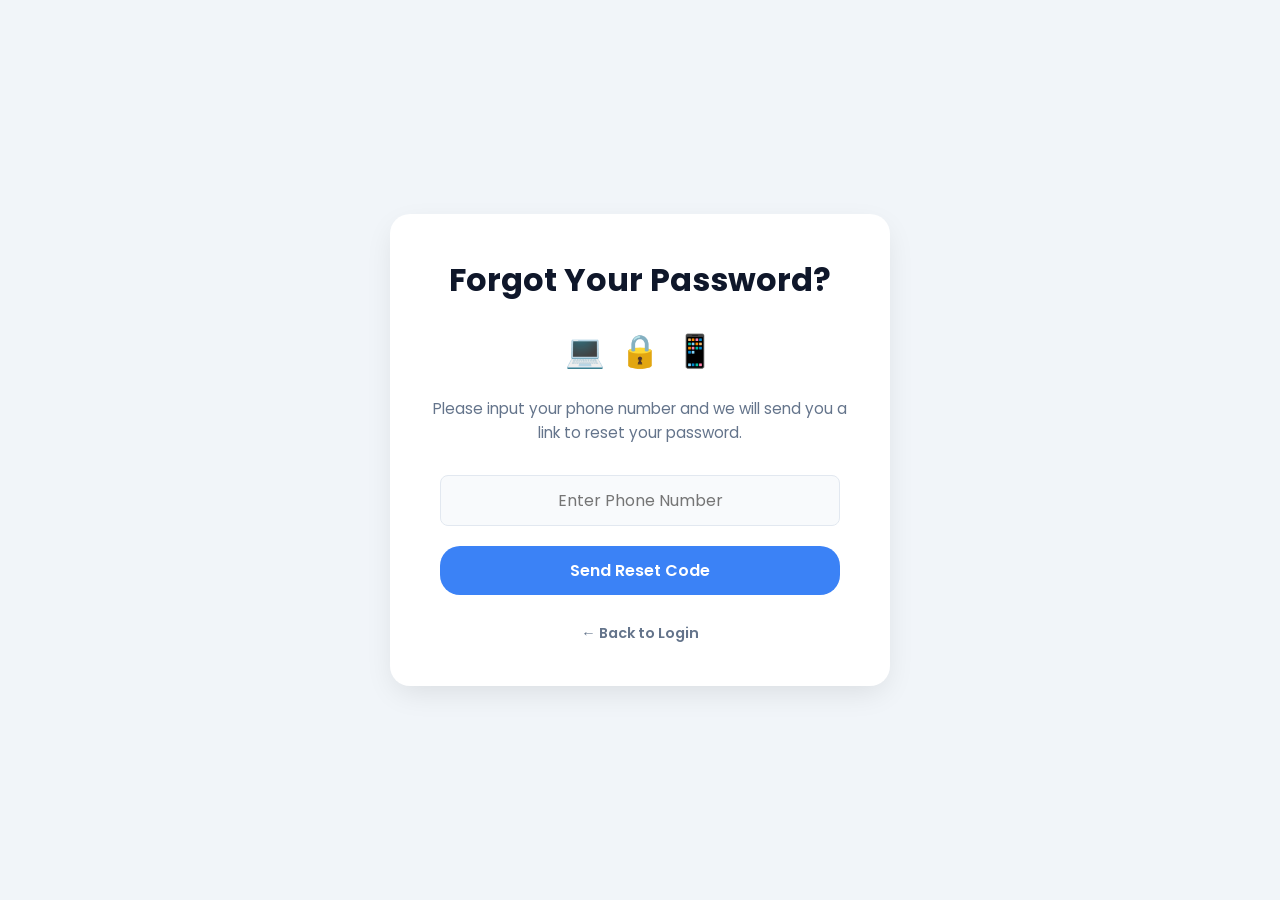
<file: forgot-password.html>
<!DOCTYPE html>
<html lang="en">
<head>
    <meta charset="UTF-8">
    <meta name="viewport" content="width=device-width, initial-scale=1.0">
    <title>Forgot Password | Gnosia</title>
    <link rel="stylesheet" href="Assets/style.css">
</head>
<body style="display: flex; justify-content: center; align-items: center; min-height: 100vh; background: #f1f5f9;">
    
    <!-- Forgot Password Card -->
    <div class="stat-card animate-up" style="width: 100%; max-width: 500px; text-align: center; padding: 40px; box-shadow: var(--shadow);">
        <h2 style="font-size: 2rem; margin-bottom: 20px;">Forgot Your Password?</h2>
        
        <!-- Decorative Icons -->
        <div style="display: flex; justify-content: center; gap: 15px; margin-bottom: 20px; font-size: 2rem; color: var(--text-light);">
            <span>💻</span> <span>🔒</span> <span>📱</span>
        </div>
        
        <p style="color: var(--text-light); margin-bottom: 30px; font-size: 0.95rem;">
            Please input your phone number and we will send you a link to reset your password.
        </p>
        
        <!-- Reset Form -->
        <form action="loqin.html">
            <div class="input-box" style="margin: 0 auto 20px auto; max-width: 400px;">
                <input type="tel" placeholder="Enter Phone Number" required style="background: #f8fafc; border: 1px solid #e2e8f0; text-align: center; font-size: 1rem; padding: 12px; border-radius: 8px; width: 100%; box-sizing: border-box;">
            </div>
            
            <button type="submit" class="btn btn-primary" style="width: 100%; max-width: 400px; border-radius: 20px; padding: 12px; font-size: 1rem;">
                Send Reset Code
            </button>
        </form>
        
        <!-- Back to Login Link -->
        <div style="margin-top: 25px;">
            <a href="loqin.html" style="color: var(--text-light); font-size: 0.9rem; font-weight: 600; text-decoration: none; transition: color 0.3s ease;" onmouseover="this.style.color='var(--primary)'" onmouseout="this.style.color='var(--text-light)'">
                &larr; Back to Login
            </a>
        </div>
    </div>

</body>
</html>
</file>
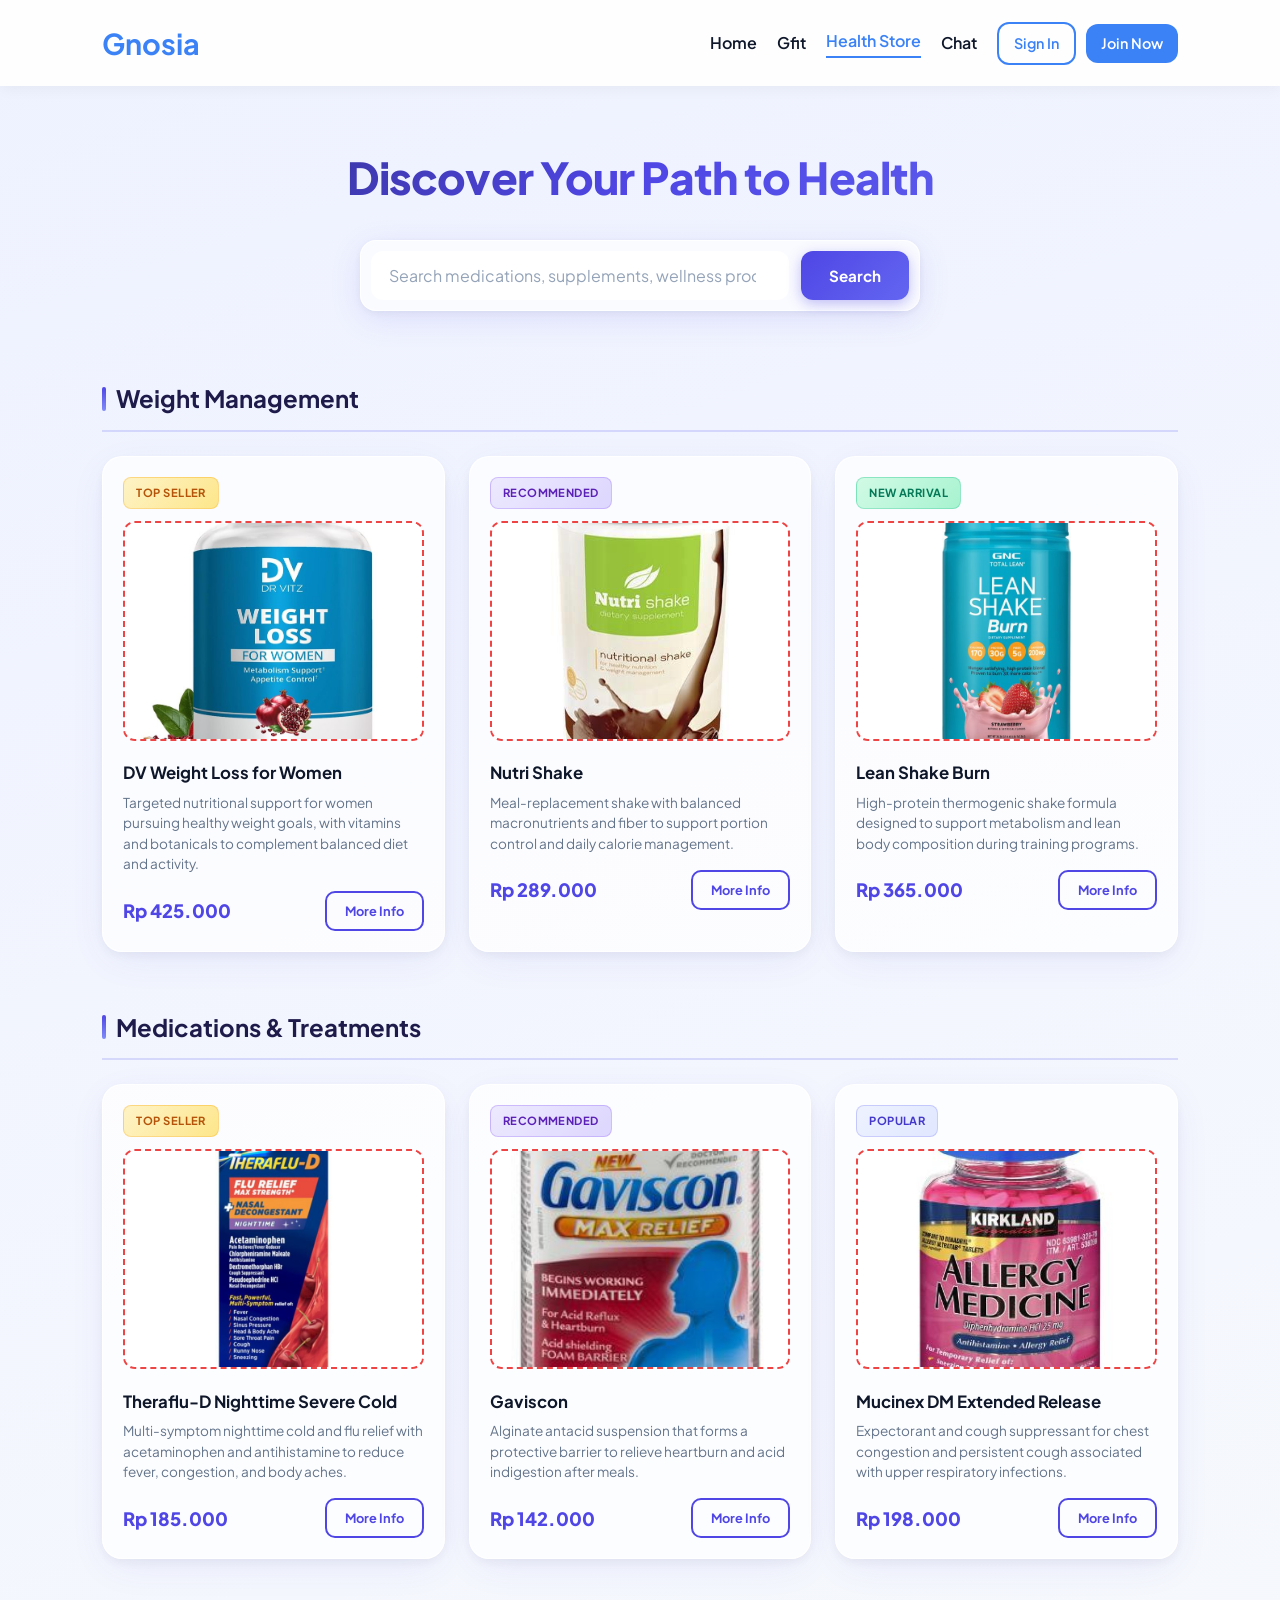
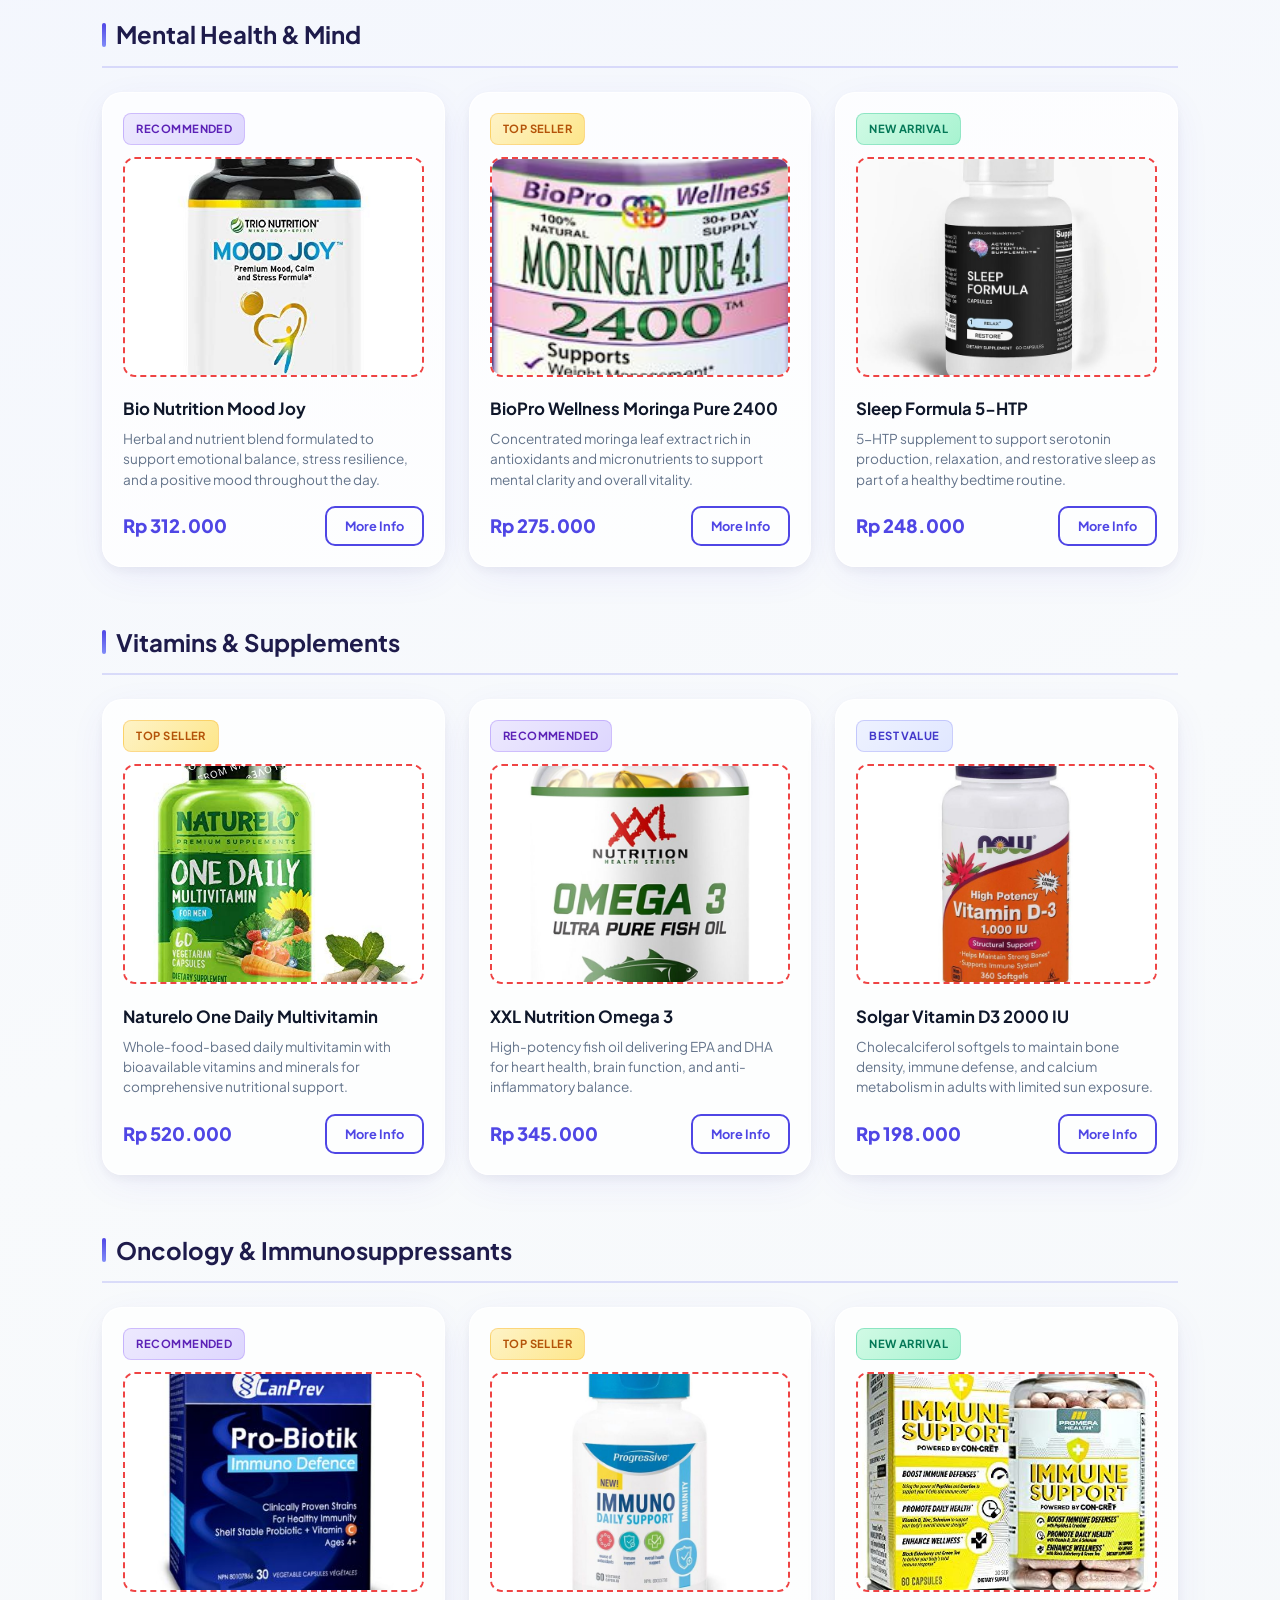
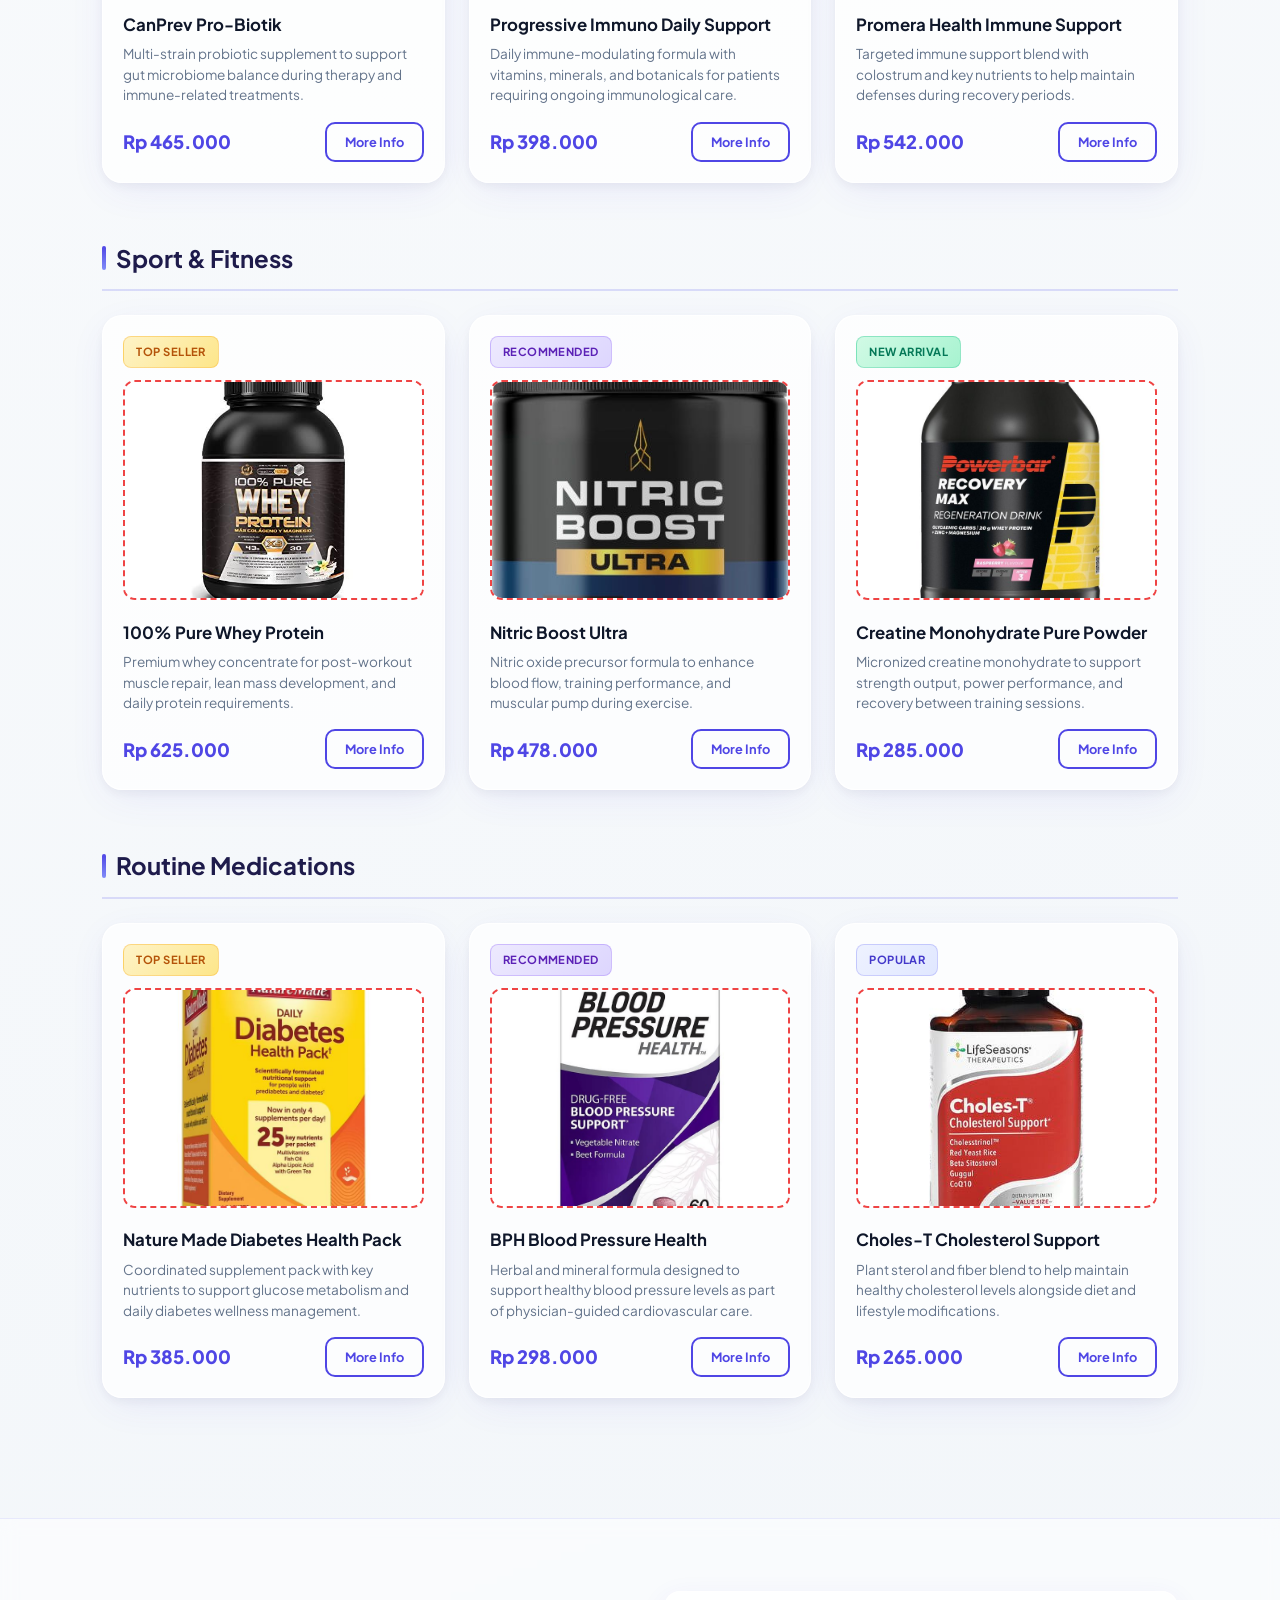
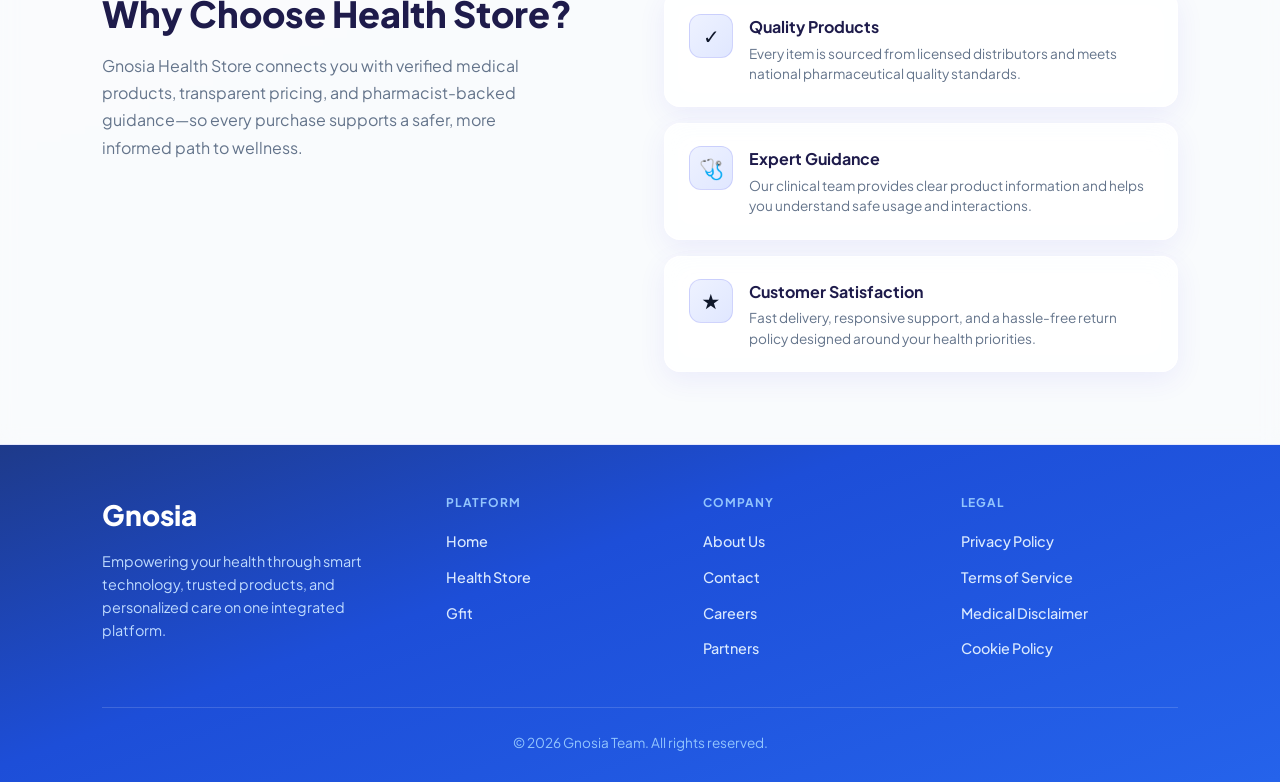
<file: health-store.html>
<!DOCTYPE html>
<html lang="en">
<head>
    <meta charset="UTF-8">
    <meta name="viewport" content="width=device-width, initial-scale=1.0">
    <title>Health Store | Gnosia</title>
    <link rel="preconnect" href="https://fonts.googleapis.com">
    <link rel="preconnect" href="https://fonts.gstatic.com" crossorigin>
    <link href="https://fonts.googleapis.com/css2?family=Plus+Jakarta+Sans:wght@400;500;600;700;800&display=swap" rel="stylesheet">
    <link rel="stylesheet" href="Assets/style.css">
    <style>
        body.health-store-page {
            font-family: 'Plus Jakarta Sans', sans-serif;
            background: linear-gradient(160deg, #eef2ff 0%, #f8fafc 45%, #f1f5f9 100%);
            min-height: 100vh;
        }
        .health-store-page * { font-family: 'Plus Jakarta Sans', sans-serif; }
        .hs-hero { text-align: center; padding: 56px 8% 48px; }
        .hs-hero h1 {
            font-size: clamp(2rem, 4vw, 2.75rem); font-weight: 800;
            background: linear-gradient(135deg, #312e81 0%, #4f46e5 50%, #6366f1 100%);
            -webkit-background-clip: text; -webkit-text-fill-color: transparent;
            background-clip: text; margin-bottom: 28px; letter-spacing: -0.02em;
        }
        .hs-search-wrap {
            display: flex; justify-content: center; align-items: stretch; gap: 12px;
            max-width: 560px; margin: 0 auto; padding: 10px;
            background: rgba(255,255,255,0.65); backdrop-filter: blur(16px);
            -webkit-backdrop-filter: blur(16px); border: 1px solid rgba(255,255,255,0.8);
            border-radius: 16px; box-shadow: 0 8px 32px rgba(79,70,229,0.12), 0 2px 8px rgba(15,23,42,0.06);
        }
        .hs-search-wrap input {
            flex: 1; border: none; outline: none; padding: 14px 18px; font-size: 1rem;
            border-radius: 12px; background: rgba(255,255,255,0.9); color: var(--text-dark);
        }
        .hs-search-wrap input::placeholder { color: #94a3b8; }
        .hs-search-btn {
            padding: 14px 28px; border: none; border-radius: 12px; font-weight: 700;
            font-size: 0.95rem; color: #fff; cursor: pointer;
            background: linear-gradient(135deg, #4f46e5 0%, #6366f1 100%);
            box-shadow: 0 4px 14px rgba(79,70,229,0.35);
            transition: transform 0.25s ease, box-shadow 0.25s ease;
        }
        .hs-search-btn:hover { transform: translateY(-2px); box-shadow: 0 8px 20px rgba(79,70,229,0.45); }
        .hs-main { padding: 20px 8% 64px; }
        .hs-category { margin-bottom: 56px; }
        .hs-category-title {
            font-size: 1.5rem; font-weight: 700; color: #1e1b4b; margin-bottom: 24px;
            padding-bottom: 12px; border-bottom: 2px solid rgba(99,102,241,0.2);
            display: flex; align-items: center; gap: 10px;
        }
        .hs-category-title::before {
            content: ''; width: 4px; height: 24px;
            background: linear-gradient(180deg, #4f46e5, #818cf8); border-radius: 4px;
        }
        .hs-product-grid { display: grid; grid-template-columns: repeat(3, 1fr); gap: 24px; }
        .hs-product-card {
            background: rgba(255,255,255,0.72); backdrop-filter: blur(12px);
            -webkit-backdrop-filter: blur(12px); border: 1px solid rgba(255,255,255,0.9);
            border-radius: 20px; padding: 20px;
            box-shadow: 0 10px 40px -8px rgba(79,70,229,0.1), 0 4px 12px rgba(15,23,42,0.05);
            transition: transform 0.35s ease, box-shadow 0.35s ease; text-align: left; position: relative;
        }
        .hs-product-card:hover {
            transform: translateY(-6px);
            box-shadow: 0 20px 48px -12px rgba(79,70,229,0.18), 0 8px 20px rgba(15,23,42,0.08);
        }
        .hs-badge {
            display: inline-block; font-size: 0.7rem; font-weight: 700;
            text-transform: uppercase; letter-spacing: 0.04em; padding: 6px 12px;
            border-radius: 8px; margin-bottom: 12px;
            background: linear-gradient(135deg, #eef2ff, #e0e7ff); color: #4338ca;
            border: 1px solid rgba(99,102,241,0.25);
        }
        .hs-badge--seller { background: linear-gradient(135deg,#fef3c7,#fde68a); color:#b45309; border-color:rgba(245,158,11,0.3); }
        .hs-badge--new   { background: linear-gradient(135deg,#d1fae5,#a7f3d0); color:#047857; border-color:rgba(16,185,129,0.3); }
        .hs-badge--rec   { background: linear-gradient(135deg,#ede9fe,#ddd6fe); color:#5b21b6; border-color:rgba(139,92,246,0.3); }
        .hs-product-card h3 { font-size: 1.05rem; font-weight: 700; color: #0f172a; margin-bottom: 8px; line-height: 1.35; }
        .hs-product-desc { font-size: 0.85rem; color: #64748b; line-height: 1.5; margin-bottom: 16px; min-height: 2.6em; }
        .hs-product-footer { display: flex; justify-content: space-between; align-items: center; gap: 12px; flex-wrap: wrap; }
        .hs-price { font-size: 1.15rem; font-weight: 800; color: #4f46e5; }
        .btn-more-info {
            padding: 10px 18px; border: none; border-radius: 10px; font-weight: 700;
            font-size: 0.8rem; color: #4f46e5; cursor: pointer;
            background: transparent;
            border: 2px solid #4f46e5;
            transition: transform 0.25s cubic-bezier(0.34,1.56,0.64,1), background 0.2s ease, color 0.2s ease;
        }
        .btn-more-info:hover  { background: #4f46e5; color: #fff; transform: scale(1.05); }
        .btn-more-info:active { transform: scale(0.97); }
        .hs-why {
            padding: 72px 8%; background: rgba(255,255,255,0.5); backdrop-filter: blur(8px);
            border-top: 1px solid rgba(99,102,241,0.12); border-bottom: 1px solid rgba(99,102,241,0.12);
        }
        .hs-why-inner { display: grid; grid-template-columns: 1fr 1fr; gap: 48px; align-items: start; max-width: 1200px; margin: 0 auto; }
        .hs-why-copy h2 { font-size: clamp(1.75rem,3vw,2.25rem); font-weight: 800; color: #1e1b4b; margin-bottom: 16px; line-height: 1.25; }
        .hs-why-copy p   { color: #64748b; font-size: 1rem; line-height: 1.7; max-width: 420px; }
        .hs-feature-stack { display: flex; flex-direction: column; gap: 16px; }
        .hs-feature-card {
            display: flex; align-items: flex-start; gap: 16px; padding: 22px 24px;
            background: rgba(255,255,255,0.75); backdrop-filter: blur(14px);
            border: 1px solid rgba(255,255,255,0.95); border-radius: 16px;
            box-shadow: 0 8px 28px rgba(79,70,229,0.08);
            transition: transform 0.3s ease, box-shadow 0.3s ease;
        }
        .hs-feature-card:hover { transform: translateX(6px); box-shadow: 0 12px 36px rgba(79,70,229,0.12); }
        .hs-feature-icon {
            flex-shrink: 0; width: 44px; height: 44px; display: flex; align-items: center;
            justify-content: center; font-size: 1.25rem;
            background: linear-gradient(135deg,#eef2ff,#e0e7ff); border-radius: 12px;
            border: 1px solid rgba(99,102,241,0.2);
        }
        .hs-feature-card h3 { font-size: 1rem; font-weight: 700; color: #1e1b4b; margin-bottom: 4px; }
        .hs-feature-card p  { font-size: 0.85rem; color: #64748b; line-height: 1.5; }
        .hs-platform-footer {
            background: linear-gradient(160deg, #1e3a8a 0%, #1d4ed8 40%, #2563eb 100%);
            color: #e0e7ff; padding: 48px 8% 28px;
        }
        .hs-footer-grid { display: grid; grid-template-columns: 1.4fr repeat(3,1fr); gap: 40px; max-width: 1200px; margin: 0 auto 36px; }
        .hs-footer-brand .logo-text { font-size: 1.75rem; font-weight: 800; color: #fff; margin-bottom: 12px; display: block; }
        .hs-footer-brand p { font-size: 0.9rem; line-height: 1.6; color: #bfdbfe; max-width: 280px; }
        .hs-footer-col h4 { font-size: 0.75rem; font-weight: 700; text-transform: uppercase; letter-spacing: 0.08em; color: #93c5fd; margin-bottom: 16px; }
        .hs-footer-col ul { list-style: none; }
        .hs-footer-col li { margin-bottom: 10px; }
        .hs-footer-col a { color: #dbeafe; text-decoration: none; font-size: 0.9rem; font-weight: 500; transition: color 0.2s ease; }
        .hs-footer-col a:hover { color: #fff; }
        .hs-footer-bottom { text-align: center; padding-top: 24px; border-top: 1px solid rgba(255,255,255,0.15); font-size: 0.85rem; color: #93c5fd; }
        @media (max-width: 1024px) {
            .hs-product-grid { grid-template-columns: repeat(2,1fr); }
        }
        @media (max-width: 768px) {
            .hs-product-grid { grid-template-columns: 1fr; }
            .hs-why-inner    { grid-template-columns: 1fr; }
            .hs-search-wrap  { flex-direction: column; }
        }
    </style>
</head>



<body class="health-store-page">

    <!-- Navigation -->
    <nav>
        <a href="index.html" class="logo">Gnosia</a>
        <div style="display: flex; gap: 20px; align-items: center;">
            <a href="index.html" style="text-decoration: none; color: var(--text-dark); font-weight: 600;">Home</a>
            <a href="gfit.html" style="text-decoration: none; color: var(--text-dark); font-weight: 600;">Gfit</a>
            <a href="health-store.html" style="text-decoration: none; color: var(--primary); font-weight: 600; border-bottom: 2px solid var(--primary); padding-bottom: 2px;">Health Store</a>
            <a href="Chat.html" style="text-decoration: none; color: var(--text-dark); font-weight: 600;">Chat</a>

            <!-- Guest state -->
            <div id="nav-guest-store" style="display: flex; gap: 10px; align-items: center;">
                <a href="loqin.html" class="btn btn-outline" style="padding: 8px 15px; font-size: 0.9rem;">Sign In</a>
                <a href="register.html" class="btn btn-primary" style="padding: 8px 15px; font-size: 0.9rem;">Join Now</a>
            </div>

            <!-- Logged-in state -->
            <div id="nav-user-store" style="display: none; gap: 15px; align-items: center;">
                <span style="font-weight: 600;" id="greetUserStore">Hello, User!</span>
                <button onclick="handleLogout()" class="btn btn-outline" style="padding: 8px 15px; font-size: 0.8rem;">Log Out</button>
                <a href="profile.html" class="nav-profile-btn" title="Profile">
                    <svg xmlns="http://www.w3.org/2000/svg" width="18" height="18" fill="currentColor" viewBox="0 0 24 24">
                        <path d="M12 12c2.7 0 4.8-2.1 4.8-4.8S14.7 2.4 12 2.4 7.2 4.5 7.2 7.2 9.3 12 12 12zm0 2.4c-3.2 0-9.6 1.6-9.6 4.8v2.4h19.2v-2.4c0-3.2-6.4-4.8-9.6-4.8z"/>
                    </svg>
                </a>
            </div>
        </div>
    </nav>

    <!-- 1. Header -->
    <header class="hs-hero animate-up">
        <h1>Discover Your Path to Health</h1>
        <form class="hs-search-wrap" role="search" onsubmit="return false;">
            <input type="search" placeholder="Search medications, supplements, wellness products..." aria-label="Search health products">
            <button type="submit" class="hs-search-btn">Search</button>
        </form>
    </header>

    <!-- 2. Product Grid -->
    <main class="hs-main">

        <!-- CATEGORY 1: Weight Management -->
        <section class="hs-category animate-up" id="weight-management">
            <h2 class="hs-category-title">Weight Management</h2>
            <div class="hs-product-grid">
                <article class="hs-product-card">
                    <span class="hs-badge hs-badge--seller">Top Seller</span>
                    <img src="Assets/images/weight_dv.png" alt="DV Weight Loss for Women" class="product-img" style="border: 2px dashed #ef4444; width: 100%; height: 220px; object-fit: cover; border-radius: 12px; margin-bottom: 15px;">
                    <h3>DV Weight Loss for Women</h3>
                    <p class="hs-product-desc">Targeted nutritional support for women pursuing healthy weight goals, with vitamins and botanicals to complement balanced diet and activity.</p>
                    <div class="hs-product-footer"><span class="hs-price">Rp 425.000</span><button type="button" class="btn-more-info" onclick="guardedProductModal('weight-dv')">More Info</button></div>
                </article>
                <article class="hs-product-card">
                    <span class="hs-badge hs-badge--rec">Recommended</span>
                    <img src="Assets/images/weight_nutrishake.png" alt="Nutri Shake" class="product-img" style="border: 2px dashed #ef4444; width: 100%; height: 220px; object-fit: cover; border-radius: 12px; margin-bottom: 15px;">
                    <h3>Nutri Shake</h3>
                    <p class="hs-product-desc">Meal-replacement shake with balanced macronutrients and fiber to support portion control and daily calorie management.</p>
                    <div class="hs-product-footer"><span class="hs-price">Rp 289.000</span><button type="button" class="btn-more-info" onclick="guardedProductModal('weight-nutrishake')">More Info</button></div>
                </article>
                <article class="hs-product-card">
                    <span class="hs-badge hs-badge--new">New Arrival</span>
                    <img src="Assets/images/weight_lean.png" alt="Lean Shake Burn" class="product-img" style="border: 2px dashed #ef4444; width: 100%; height: 220px; object-fit: cover; border-radius: 12px; margin-bottom: 15px;">
                    <h3>Lean Shake Burn</h3>
                    <p class="hs-product-desc">High-protein thermogenic shake formula designed to support metabolism and lean body composition during training programs.</p>
                    <div class="hs-product-footer"><span class="hs-price">Rp 365.000</span><button type="button" class="btn-more-info" onclick="guardedProductModal('weight-lean')">More Info</button></div>
                </article>
            </div>
        </section>

        <!-- CATEGORY 2: Medications & Treatments -->
        <section class="hs-category animate-up" id="medications-treatments">
            <h2 class="hs-category-title">Medications &amp; Treatments</h2>
            <div class="hs-product-grid">
                <article class="hs-product-card">
                    <span class="hs-badge hs-badge--seller">Top Seller</span>
                    <img src="Assets/images/med_theraflu.png" alt="Theraflu-D Nighttime Severe Cold" class="product-img" style="border: 2px dashed #ef4444; width: 100%; height: 220px; object-fit: cover; border-radius: 12px; margin-bottom: 15px;">
                    <h3>Theraflu-D Nighttime Severe Cold</h3>
                    <p class="hs-product-desc">Multi-symptom nighttime cold and flu relief with acetaminophen and antihistamine to reduce fever, congestion, and body aches.</p>
                    <div class="hs-product-footer"><span class="hs-price">Rp 185.000</span><button type="button" class="btn-more-info" onclick="guardedProductModal('med-theraflu')">More Info</button></div>
                </article>
                <article class="hs-product-card">
                    <span class="hs-badge hs-badge--rec">Recommended</span>
                    <img src="Assets/images/med_gaviscon.png" alt="Gaviscon" class="product-img" style="border: 2px dashed #ef4444; width: 100%; height: 220px; object-fit: cover; border-radius: 12px; margin-bottom: 15px;">
                    <h3>Gaviscon</h3>
                    <p class="hs-product-desc">Alginate antacid suspension that forms a protective barrier to relieve heartburn and acid indigestion after meals.</p>
                    <div class="hs-product-footer"><span class="hs-price">Rp 142.000</span><button type="button" class="btn-more-info" onclick="guardedProductModal('med-gaviscon')">More Info</button></div>
                </article>
                <article class="hs-product-card">
                    <span class="hs-badge">Popular</span>
                    <img src="Assets/images/med_custom.png" alt="Mucinex DM Extended Release" class="product-img" style="border: 2px dashed #ef4444; width: 100%; height: 220px; object-fit: cover; border-radius: 12px; margin-bottom: 15px;">
                    <h3>Mucinex DM Extended Release</h3>
                    <p class="hs-product-desc">Expectorant and cough suppressant for chest congestion and persistent cough associated with upper respiratory infections.</p>
                    <div class="hs-product-footer"><span class="hs-price">Rp 198.000</span><button type="button" class="btn-more-info" onclick="guardedProductModal('med-mucinex')">More Info</button></div>
                </article>
            </div>
        </section>

        <!-- CATEGORY 3: Mental Health & Mind -->
        <section class="hs-category animate-up" id="mental-health">
            <h2 class="hs-category-title">Mental Health &amp; Mind</h2>
            <div class="hs-product-grid">
                <article class="hs-product-card">
                    <span class="hs-badge hs-badge--rec">Recommended</span>
                    <img src="Assets/images/mental_moodjoy.png" alt="Bio Nutrition Mood Joy" class="product-img" style="border: 2px dashed #ef4444; width: 100%; height: 220px; object-fit: cover; border-radius: 12px; margin-bottom: 15px;">
                    <h3>Bio Nutrition Mood Joy</h3>
                    <p class="hs-product-desc">Herbal and nutrient blend formulated to support emotional balance, stress resilience, and a positive mood throughout the day.</p>
                    <div class="hs-product-footer"><span class="hs-price">Rp 312.000</span><button type="button" class="btn-more-info" onclick="guardedProductModal('mental-moodjoy')">More Info</button></div>
                </article>
                <article class="hs-product-card">
                    <span class="hs-badge hs-badge--seller">Top Seller</span>
                    <img src="Assets/images/mental_moringa.png" alt="BioPro Wellness Moringa Pure 2400" class="product-img" style="border: 2px dashed #ef4444; width: 100%; height: 220px; object-fit: cover; border-radius: 12px; margin-bottom: 15px;">
                    <h3>BioPro Wellness Moringa Pure 2400</h3>
                    <p class="hs-product-desc">Concentrated moringa leaf extract rich in antioxidants and micronutrients to support mental clarity and overall vitality.</p>
                    <div class="hs-product-footer"><span class="hs-price">Rp 275.000</span><button type="button" class="btn-more-info" onclick="guardedProductModal('mental-moringa')">More Info</button></div>
                </article>
                <article class="hs-product-card">
                    <span class="hs-badge hs-badge--new">New Arrival</span>
                    <img src="Assets/images/mental_sleep.png" alt="Sleep Formula 5-HTP" class="product-img" style="border: 2px dashed #ef4444; width: 100%; height: 220px; object-fit: cover; border-radius: 12px; margin-bottom: 15px;">
                    <h3>Sleep Formula 5-HTP</h3>
                    <p class="hs-product-desc">5-HTP supplement to support serotonin production, relaxation, and restorative sleep as part of a healthy bedtime routine.</p>
                    <div class="hs-product-footer"><span class="hs-price">Rp 248.000</span><button type="button" class="btn-more-info" onclick="guardedProductModal('mental-sleep')">More Info</button></div>
                </article>
            </div>
        </section>

        <!-- CATEGORY 4: Vitamins & Supplements -->
        <section class="hs-category animate-up" id="vitamins-supplements">
            <h2 class="hs-category-title">Vitamins &amp; Supplements</h2>
            <div class="hs-product-grid">
                <article class="hs-product-card">
                    <span class="hs-badge hs-badge--seller">Top Seller</span>
                    <img src="Assets/images/vit_naturelo.png" alt="Naturelo One Daily Multivitamin" class="product-img" style="border: 2px dashed #ef4444; width: 100%; height: 220px; object-fit: cover; border-radius: 12px; margin-bottom: 15px;">
                    <h3>Naturelo One Daily Multivitamin</h3>
                    <p class="hs-product-desc">Whole-food-based daily multivitamin with bioavailable vitamins and minerals for comprehensive nutritional support.</p>
                    <div class="hs-product-footer"><span class="hs-price">Rp 520.000</span><button type="button" class="btn-more-info" onclick="guardedProductModal('vit-naturelo')">More Info</button></div>
                </article>
                <article class="hs-product-card">
                    <span class="hs-badge hs-badge--rec">Recommended</span>
                    <img src="Assets/images/vit_omega3.png" alt="XXL Nutrition Omega 3" class="product-img" style="border: 2px dashed #ef4444; width: 100%; height: 220px; object-fit: cover; border-radius: 12px; margin-bottom: 15px;">
                    <h3>XXL Nutrition Omega 3</h3>
                    <p class="hs-product-desc">High-potency fish oil delivering EPA and DHA for heart health, brain function, and anti-inflammatory balance.</p>
                    <div class="hs-product-footer"><span class="hs-price">Rp 345.000</span><button type="button" class="btn-more-info" onclick="guardedProductModal('vit-omega3')">More Info</button></div>
                </article>
                <article class="hs-product-card">
                    <span class="hs-badge">Best Value</span>
                    <img src="Assets/images/vit_custom.png" alt="Solgar Vitamin D3 2000 IU" class="product-img" style="border: 2px dashed #ef4444; width: 100%; height: 220px; object-fit: cover; border-radius: 12px; margin-bottom: 15px;">
                    <h3>Solgar Vitamin D3 2000 IU</h3>
                    <p class="hs-product-desc">Cholecalciferol softgels to maintain bone density, immune defense, and calcium metabolism in adults with limited sun exposure.</p>
                    <div class="hs-product-footer"><span class="hs-price">Rp 198.000</span><button type="button" class="btn-more-info" onclick="guardedProductModal('vit-d3')">More Info</button></div>
                </article>
            </div>
        </section>

        <!-- CATEGORY 5: Oncology & Immunosuppressants -->
        <section class="hs-category animate-up" id="oncology-immunosuppressants">
            <h2 class="hs-category-title">Oncology &amp; Immunosuppressants</h2>
            <div class="hs-product-grid">
                <article class="hs-product-card">
                    <span class="hs-badge hs-badge--rec">Recommended</span>
                    <img src="Assets/images/immune_canprev.png" alt="CanPrev Pro-Biotik" class="product-img" style="border: 2px dashed #ef4444; width: 100%; height: 220px; object-fit: cover; border-radius: 12px; margin-bottom: 15px;">
                    <h3>CanPrev Pro-Biotik</h3>
                    <p class="hs-product-desc">Multi-strain probiotic supplement to support gut microbiome balance during therapy and immune-related treatments.</p>
                    <div class="hs-product-footer"><span class="hs-price">Rp 465.000</span><button type="button" class="btn-more-info" onclick="guardedProductModal('immune-canprev')">More Info</button></div>
                </article>
                <article class="hs-product-card">
                    <span class="hs-badge hs-badge--seller">Top Seller</span>
                    <img src="Assets/images/immune_progressive.png" alt="Progressive Immuno Daily Support" class="product-img" style="border: 2px dashed #ef4444; width: 100%; height: 220px; object-fit: cover; border-radius: 12px; margin-bottom: 15px;">
                    <h3>Progressive Immuno Daily Support</h3>
                    <p class="hs-product-desc">Daily immune-modulating formula with vitamins, minerals, and botanicals for patients requiring ongoing immunological care.</p>
                    <div class="hs-product-footer"><span class="hs-price">Rp 398.000</span><button type="button" class="btn-more-info" onclick="guardedProductModal('immune-progressive')">More Info</button></div>
                </article>
                <article class="hs-product-card">
                    <span class="hs-badge hs-badge--new">New Arrival</span>
                    <img src="Assets/images/immune_promera.png" alt="Promera Health Immune Support" class="product-img" style="border: 2px dashed #ef4444; width: 100%; height: 220px; object-fit: cover; border-radius: 12px; margin-bottom: 15px;">
                    <h3>Promera Health Immune Support</h3>
                    <p class="hs-product-desc">Targeted immune support blend with colostrum and key nutrients to help maintain defenses during recovery periods.</p>
                    <div class="hs-product-footer"><span class="hs-price">Rp 542.000</span><button type="button" class="btn-more-info" onclick="guardedProductModal('immune-promera')">More Info</button></div>
                </article>
            </div>
        </section>

        <!-- CATEGORY 6: Sport & Fitness -->
        <section class="hs-category animate-up" id="sport-fitness">
            <h2 class="hs-category-title">Sport &amp; Fitness</h2>
            <div class="hs-product-grid">
                <article class="hs-product-card">
                    <span class="hs-badge hs-badge--seller">Top Seller</span>
                    <img src="Assets/images/sport_whey.png" alt="100% Pure Whey Protein" class="product-img" style="border: 2px dashed #ef4444; width: 100%; height: 220px; object-fit: cover; border-radius: 12px; margin-bottom: 15px;">
                    <h3>100% Pure Whey Protein</h3>
                    <p class="hs-product-desc">Premium whey concentrate for post-workout muscle repair, lean mass development, and daily protein requirements.</p>
                    <div class="hs-product-footer"><span class="hs-price">Rp 625.000</span><button type="button" class="btn-more-info" onclick="guardedProductModal('sport-whey')">More Info</button></div>
                </article>
                <article class="hs-product-card">
                    <span class="hs-badge hs-badge--rec">Recommended</span>
                    <img src="Assets/images/sport_nitric.png" alt="Nitric Boost Ultra" class="product-img" style="border: 2px dashed #ef4444; width: 100%; height: 220px; object-fit: cover; border-radius: 12px; margin-bottom: 15px;">
                    <h3>Nitric Boost Ultra</h3>
                    <p class="hs-product-desc">Nitric oxide precursor formula to enhance blood flow, training performance, and muscular pump during exercise.</p>
                    <div class="hs-product-footer"><span class="hs-price">Rp 478.000</span><button type="button" class="btn-more-info" onclick="guardedProductModal('sport-nitric')">More Info</button></div>
                </article>
                <article class="hs-product-card">
                    <span class="hs-badge hs-badge--new">New Arrival</span>
                    <img src="Assets/images/sport_custom.png" alt="Creatine Monohydrate Pure Powder" class="product-img" style="border: 2px dashed #ef4444; width: 100%; height: 220px; object-fit: cover; border-radius: 12px; margin-bottom: 15px;">
                    <h3>Creatine Monohydrate Pure Powder</h3>
                    <p class="hs-product-desc">Micronized creatine monohydrate to support strength output, power performance, and recovery between training sessions.</p>
                    <div class="hs-product-footer"><span class="hs-price">Rp 285.000</span><button type="button" class="btn-more-info" onclick="guardedProductModal('sport-creatine')">More Info</button></div>
                </article>
            </div>
        </section>

        <!-- CATEGORY 7: Routine Medications -->
        <section class="hs-category animate-up" id="routine-medications">
            <h2 class="hs-category-title">Routine Medications</h2>
            <div class="hs-product-grid">
                <article class="hs-product-card">
                    <span class="hs-badge hs-badge--seller">Top Seller</span>
                    <img src="Assets/images/routine_diabetes.png" alt="Nature Made Diabetes Health Pack" class="product-img" style="border: 2px dashed #ef4444; width: 100%; height: 220px; object-fit: cover; border-radius: 12px; margin-bottom: 15px;">
                    <h3>Nature Made Diabetes Health Pack</h3>
                    <p class="hs-product-desc">Coordinated supplement pack with key nutrients to support glucose metabolism and daily diabetes wellness management.</p>
                    <div class="hs-product-footer"><span class="hs-price">Rp 385.000</span><button type="button" class="btn-more-info" onclick="guardedProductModal('routine-diabetes')">More Info</button></div>
                </article>
                <article class="hs-product-card">
                    <span class="hs-badge hs-badge--rec">Recommended</span>
                    <img src="Assets/images/routine_bp.png" alt="BPH Blood Pressure Health" class="product-img" style="border: 2px dashed #ef4444; width: 100%; height: 220px; object-fit: cover; border-radius: 12px; margin-bottom: 15px;">
                    <h3>BPH Blood Pressure Health</h3>
                    <p class="hs-product-desc">Herbal and mineral formula designed to support healthy blood pressure levels as part of physician-guided cardiovascular care.</p>
                    <div class="hs-product-footer"><span class="hs-price">Rp 298.000</span><button type="button" class="btn-more-info" onclick="guardedProductModal('routine-bp')">More Info</button></div>
                </article>
                <article class="hs-product-card">
                    <span class="hs-badge">Popular</span>
                    <img src="Assets/images/routine_cholesterol.png" alt="Choles-T Cholesterol Support" class="product-img" style="border: 2px dashed #ef4444; width: 100%; height: 220px; object-fit: cover; border-radius: 12px; margin-bottom: 15px;">
                    <h3>Choles-T Cholesterol Support</h3>
                    <p class="hs-product-desc">Plant sterol and fiber blend to help maintain healthy cholesterol levels alongside diet and lifestyle modifications.</p>
                    <div class="hs-product-footer"><span class="hs-price">Rp 265.000</span><button type="button" class="btn-more-info" onclick="guardedProductModal('routine-cholesterol')">More Info</button></div>
                </article>
            </div>
        </section>

    </main>

    <!-- 3. Why Choose Health Store? -->
    <section class="hs-why animate-up" aria-labelledby="why-choose-heading">
        <div class="hs-why-inner">
            <div class="hs-why-copy">
                <h2 id="why-choose-heading">Why Choose Health Store?</h2>
                <p>Gnosia Health Store connects you with verified medical products, transparent pricing, and pharmacist-backed guidance—so every purchase supports a safer, more informed path to wellness.</p>
            </div>
            <div class="hs-feature-stack">
                <div class="hs-feature-card">
                    <div class="hs-feature-icon" aria-hidden="true">✓</div>
                    <div><h3>Quality Products</h3><p>Every item is sourced from licensed distributors and meets national pharmaceutical quality standards.</p></div>
                </div>
                <div class="hs-feature-card">
                    <div class="hs-feature-icon" aria-hidden="true">🩺</div>
                    <div><h3>Expert Guidance</h3><p>Our clinical team provides clear product information and helps you understand safe usage and interactions.</p></div>
                </div>
                <div class="hs-feature-card">
                    <div class="hs-feature-icon" aria-hidden="true">★</div>
                    <div><h3>Customer Satisfaction</h3><p>Fast delivery, responsive support, and a hassle-free return policy designed around your health priorities.</p></div>
                </div>
            </div>
        </div>
    </section>

    <!-- 4. Platform Footer -->
    <footer class="hs-platform-footer">
        <div class="hs-footer-grid">
            <div class="hs-footer-brand">
                <span class="logo-text">Gnosia</span>
                <p>Empowering your health through smart technology, trusted products, and personalized care on one integrated platform.</p>
            </div>
            <div class="hs-footer-col">
                <h4>Platform</h4>
                <ul>
                    <li><a href="index.html">Home</a></li>
                    <li><a href="health-store.html">Health Store</a></li>
                    <li><a href="gfit.html">Gfit</a></li>
                </ul>
            </div>
            <div class="hs-footer-col">
                <h4>Company</h4>
                <ul>
                    <li><a href="#">About Us</a></li>
                    <li><a href="#">Contact</a></li>
                    <li><a href="#">Careers</a></li>
                    <li><a href="#">Partners</a></li>
                </ul>
            </div>
            <div class="hs-footer-col">
                <h4>Legal</h4>
                <ul>
                    <li><a href="#">Privacy Policy</a></li>
                    <li><a href="#">Terms of Service</a></li>
                    <li><a href="#">Medical Disclaimer</a></li>
                    <li><a href="#">Cookie Policy</a></li>
                </ul>
            </div>
        </div>
        <div class="hs-footer-bottom">&copy; 2026 Gnosia Team. All rights reserved.</div>
    </footer>

    <script src="script/script.js"></script>
    <script>
        // Dynamic nav: guest vs logged-in
        const _isLoggedIn = localStorage.getItem("isLoggedIn");
        const _navGuest   = document.getElementById("nav-guest-store");
        const _navUser    = document.getElementById("nav-user-store");
        if (_isLoggedIn) {
            _navGuest.style.display = "none";
            _navUser.style.display  = "flex";
            const email = localStorage.getItem("userEmail");
            if (email) document.getElementById("greetUserStore").textContent = "Hello, " + email.split("@")[0] + "!";
        } else {
            _navGuest.style.display = "flex";
            _navUser.style.display  = "none";
        }
    </script>

<!-- ── Product Info Modal ── -->
<div id="productModal" onclick="closeProductModal(event)" style="
    display:none; position:fixed; inset:0; z-index:9999;
    background:rgba(15,23,42,0.6); backdrop-filter:blur(6px);
    justify-content:center; align-items:center; padding:20px;">
  <div onclick="event.stopPropagation()" style="
    background:#fff; border-radius:24px; width:100%; max-width:640px;
    max-height:88vh; overflow-y:auto; box-shadow:0 30px 80px rgba(79,70,229,0.2);
    animation:modalIn 0.25s ease;">
    <!-- Header -->
    <div id="pm-header" style="
        padding:28px 28px 20px; border-bottom:1px solid #e0e7ff;
        background:linear-gradient(135deg,#eef2ff,#e0e7ff); border-radius:24px 24px 0 0;
        display:flex; justify-content:space-between; align-items:flex-start;">
      <div>
        <span id="pm-badge" style="font-size:0.7rem;font-weight:700;text-transform:uppercase;
            letter-spacing:0.05em;padding:5px 12px;border-radius:8px;
            background:#e0e7ff;color:#4338ca;border:1px solid rgba(99,102,241,0.3);
            display:inline-block;margin-bottom:10px;"></span>
        <h2 id="pm-name" style="font-size:1.3rem;font-weight:800;color:#1e1b4b;margin:0;line-height:1.3;"></h2>
      </div>
      <button onclick="closeModal()" style="
          background:#e0e7ff;border:none;border-radius:50%;width:36px;height:36px;
          cursor:pointer;font-size:1.1rem;color:#4338ca;flex-shrink:0;margin-left:16px;
          display:flex;align-items:center;justify-content:center;">✕</button>
    </div>
    <!-- Body -->
    <div style="padding:24px 28px;display:flex;flex-direction:column;gap:16px;">
      <div class="pm-row"><span class="pm-label">💊 Komposisi</span><span id="pm-komposisi" class="pm-val"></span></div>
      <div class="pm-row"><span class="pm-label">✅ Indikasi</span><span id="pm-indikasi" class="pm-val"></span></div>
      <div class="pm-row"><span class="pm-label">📏 Dosis</span><span id="pm-dosis" class="pm-val"></span></div>
      <div class="pm-row"><span class="pm-label">🗓️ Aturan Pakai</span><span id="pm-aturan" class="pm-val"></span></div>
      <div class="pm-row"><span class="pm-label">🔄 Saran Alternatif</span><span id="pm-alternatif" class="pm-val"></span></div>
      <div class="pm-row pm-warning"><span class="pm-label">⚠️ Efek Samping</span><span id="pm-efek" class="pm-val"></span></div>
    </div>
    <div style="padding:0 28px 24px;font-size:0.75rem;color:#94a3b8;">
      * Informasi ini bersifat umum. Konsultasikan dengan dokter atau apoteker sebelum penggunaan.
    </div>
  </div>
</div>



</body>
</html>
</file>
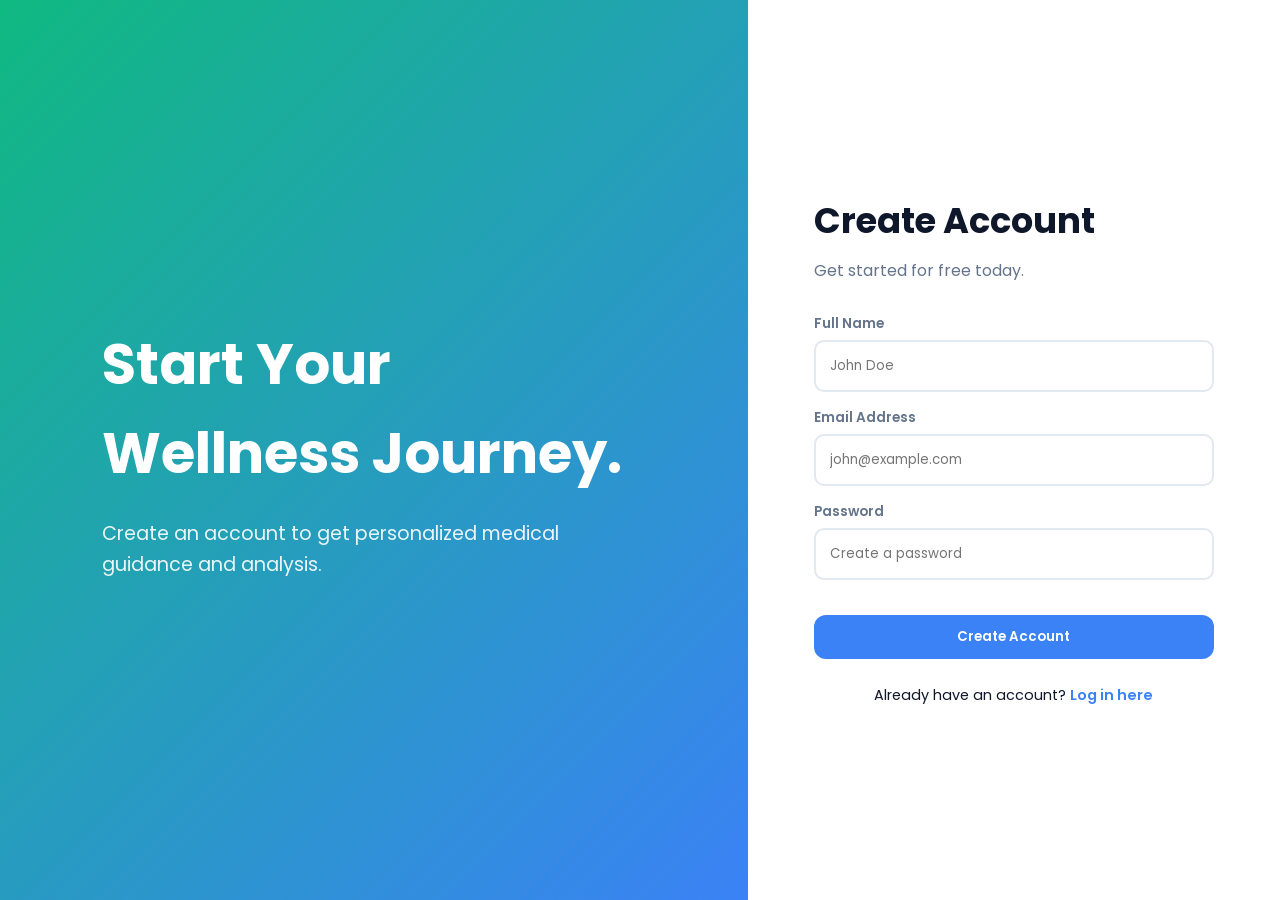
<file: register.html>
<!DOCTYPE html>
<html lang="en">
<head>
    <meta charset="UTF-8">
    <meta name="viewport" content="width=device-width, initial-scale=1.0">
    <title>Register | Gnosia</title>
    <link rel="stylesheet" href="Assets/style.css">
</head>
<body>
    <div class="split-screen">
        <!-- Left Side: Brand Text -->
        <div class="brand-side" style="background: linear-gradient(135deg, #10b981 0%, #3b82f6 100%);">
            <h1 style="font-size: 3.5rem; margin-bottom: 20px;">Start Your Wellness Journey.</h1>
            <p style="font-size: 1.2rem; opacity: 0.9;">Create an account to get personalized medical guidance and analysis.</p>
        </div>
        
        <!-- Right Side: Register Form -->
        <div class="auth-side animate-up">
            <div style="width: 100%; max-width: 400px;">
                <h2 style="font-size: 2.2rem; margin-bottom: 8px;">Create Account</h2>
                <p style="color: var(--text-light); margin-bottom: 30px;">Get started for free today.</p>
                
                <form onsubmit="handleAuth(event)">
                    <div class="input-box">
                        <label>Full Name</label>
                        <input type="text" placeholder="John Doe" required>
                    </div>
                    
                    <div class="input-box">
                        <label>Email Address</label>
                        <input type="email" placeholder="john@example.com" required>
                    </div>
                    
                    <div class="input-box">
                        <label>Password</label>
                        <input type="password" placeholder="Create a password" required>
                    </div>
                    
                    <button type="submit" class="btn btn-primary" style="width: 100%; margin-top: 20px;">Create Account</button>
                </form>
                
                <p style="margin-top: 25px; text-align: center; font-size: 0.9rem;">
                    Already have an account? <a href="loqin.html" style="color: var(--primary); font-weight: 600; text-decoration: none;">Log in here</a>
                </p>
            </div>
        </div>
    </div>
    
    <script src="script/script.js"></script>
</body>
</html>
</file>
<file: Assets/style.css>
/* Mengambil font modern dari Google Fonts */
@import url('https://fonts.googleapis.com/css2?family=Poppins:wght@300;400;500;600;700&display=swap');

/* Menyimpan variabel warna agar seragam dan mudah diubah */
:root {
    --primary: #3b82f6; /* Warna biru utama */
    --primary-dark: #1d4ed8;
    --accent: #60a5fa;
    --bg-main: #f8fafc; /* Warna latar belakang soft */
    --text-dark: #0f172a;
    --text-light: #64748b;
    --white: #ffffff;
    --shadow: 0 10px 30px -5px rgba(0, 0, 0, 0.1);
}

/* Reset dasar agar tampilan rapi di semua browser */
* {
    margin: 0;
    padding: 0;
    box-sizing: border-box;
    font-family: 'Poppins', sans-serif;
}

body {
    background-color: var(--bg-main);
    color: var(--text-dark);
    line-height: 1.6;
    overflow-x: hidden; /* Mencegah scroll menyamping */
}

/* --- KUMPULAN ANIMASI --- */
/* Animasi memudar dari bawah ke atas */
@keyframes fadeInUp {
    from { opacity: 0; transform: translateY(40px); }
    to { opacity: 1; transform: translateY(0); }
}

/* Animasi kedap-kedip untuk teks loading AI */
@keyframes pulse {
    0% { opacity: 1; }
    50% { opacity: 0.4; }
    100% { opacity: 1; }
}

/* Class untuk mengaktifkan animasi scroll */
.animate-up { 
    animation: fadeInUp 0.8s cubic-bezier(0.4, 0, 0.2, 1) forwards; 
}

/* --- Tampilan Navigasi (Menu Atas) --- */
nav {
    display: flex;
    justify-content: space-between;
    align-items: center;
    padding: 20px 8%;
    background: rgba(255, 255, 255, 0.9);
    position: sticky;
    top: 0;
    z-index: 1000;
    box-shadow: 0 2px 15px rgba(0,0,0,0.05);
}

.logo {
    font-size: 1.8rem;
    font-weight: 700;
    color: var(--primary);
    text-decoration: none;
}

/* Desain Tombol */
.btn {
    padding: 12px 28px;
    border-radius: 12px;
    font-weight: 600;
    text-decoration: none;
    transition: all 0.3s ease;
    cursor: pointer;
    border: none;
    display: inline-block;
}

.btn-primary {
    background: var(--primary);
    color: white;
}

.btn-primary:hover {
    background: var(--primary-dark);
    transform: translateY(-3px); /* Efek tombol terangkat saat disentuh kursor */
    box-shadow: 0 5px 15px rgba(59, 130, 246, 0.3);
}

.btn-outline {
    border: 2px solid var(--primary);
    color: var(--primary);
    background: transparent;
}

.btn-outline:hover {
    background: var(--primary);
    color: white;
}

/* --- Tampilan Halaman Login & Register (Layar Terbagi) --- */
.split-screen {
    display: flex;
    min-height: 100vh;
}

.auth-side {
    flex: 1;
    display: flex;
    flex-direction: column;
    justify-content: center;
    align-items: center;
    padding: 40px;
    background: white;
}

.brand-side {
    flex: 1.2;
    background: linear-gradient(135deg, #3b82f6 0%, #2dd4bf 100%);
    display: flex;
    flex-direction: column;
    justify-content: center;
    padding: 8%;
    color: white;
}

.input-box {
    width: 100%;
    max-width: 400px;
    margin-bottom: 15px;
    text-align: left;
}

.input-box label {
    display: block;
    font-size: 0.85rem;
    font-weight: 600;
    margin-bottom: 5px;
    color: var(--text-light);
}

.input-box input {
    width: 100%;
    padding: 14px;
    border-radius: 10px;
    border: 2px solid #e2e8f0;
    outline: none;
    transition: border-color 0.3s ease; /* Transisi halus */
}

/* Efek nyala biru saat user mengetik di kotak input */
.input-box input:focus {
    border-color: var(--primary);
}

/* --- Tampilan Kartu Dashboard & Home --- */
.card-grid {
    display: grid;
    grid-template-columns: repeat(auto-fit, minmax(300px, 1fr));
    gap: 25px;
    margin-top: 30px;
}

.stat-card {
    background: white;
    padding: 30px;
    border-radius: 20px;
    box-shadow: var(--shadow);
    transition: 0.4s;
}

.stat-card:hover {
    transform: translateY(-5px) scale(1.02); /* Membesar dan terangkat sedikit */
    box-shadow: 0 15px 35px rgba(0, 0, 0, 0.15);
}

/* --- MOBILE RESPONSIVE UPDATES --- */

@media (max-width: 768px) {
    /* 1. Navigasi */
    nav {
        padding: 15px 5%;
        flex-direction: column;
        gap: 15px;
        height: auto;
    }

    /* 2. Hero Section */
    header {
        flex-direction: column;
        padding: 40px 5%;
        text-align: center;
        min-height: auto;
    }

    header h1 {
        font-size: 2.5rem;
    }

    /* Search bar di index biar gak mentok */
    header div[style*="display: flex; gap: 10px; background: white;"] {
        flex-direction: column;
        background: transparent !important;
        box-shadow: none !important;
        padding: 0 !important;
    }

    header input#mainSearch {
        border-radius: 10px !important;
        padding: 15px !important;
        box-shadow: var(--shadow);
        margin-bottom: 10px;
    }

    /* 3. Grid Kartu */
    .card-grid {
        grid-template-columns: 1fr;
        gap: 20px;
    }

    /* 4. Split Screen (Login/Register) */
    .split-screen {
        flex-direction: column;
    }

    .brand-side {
        padding: 40px 20px;
        min-height: 250px;
    }

    .brand-side h1 {
        font-size: 2rem;
    }

    .auth-side {
        padding: 40px 20px;
    }

    /* 5. Gambar/Ilustrasi */
    img {
        max-width: 100% !important;
        height: auto !important;
    }

    /* 6. Dashboard Banner */
    div[style*="height: 200px"] {
        height: auto !important;
        padding: 20px;
    }

    div[style*="background: linear-gradient"] h3 {
        font-size: 1.2rem !important;
    }
}

/* --- UPGRADE ANIMASI HOVER (INTERAKTIF) --- */

/* 1. Efek Tombol Bouncy */
.btn {
    transition: all 0.3s cubic-bezier(0.25, 0.8, 0.25, 1); /* Bikin animasi lebih mantul */
}
.btn-primary:hover {
    transform: translateY(-5px) scale(1.05); /* Naik lebih tinggi dan membesar 5% */
    box-shadow: 0 10px 20px rgba(59, 130, 246, 0.4); /* Bayangan makin tebal dan menyebar */
}

/* 2. Efek Navigasi (Garis Meluncur) */
nav a {
    position: relative;
    transition: color 0.3s ease;
}
nav a::after {
    content: '';
    position: absolute;
    width: 0;
    height: 2px;
    bottom: -4px;
    left: 0;
    background-color: var(--primary);
    transition: width 0.3s ease;
}
nav a:not(.btn):not(.logo):hover::after {
    width: 100%; /* Garis biru meluncur dari kiri ke kanan */
}
nav a:not(.btn):not(.logo):hover {
    color: var(--primary) !important;
}

/* 3. Efek Gambar Zoom di dalam Stat Card */
.stat-card {
    overflow: hidden !important; /* Mencegah gambar meluber keluar saat membesar */
}
.stat-card img {
    transition: transform 0.5s ease; /* Transisi zoom yang sangat halus */
}
.stat-card:hover img {
    transform: scale(1.1); /* Gambar nge-zoom 10% ke dalam */
}

/* Symptom Picker Modal */
#symptomModal {
    animation: fadeIn 0.2s ease;
}
@keyframes fadeIn {
    from { opacity: 0; }
    to   { opacity: 1; }
}
#symptomGrid button:hover {
    border-color: #3b82f6 !important;
    color: #1d4ed8 !important;
    transform: translateY(-1px);
}
/* ─── SHARED PLATFORM FOOTER ─── */
.hs-platform-footer {
    background: linear-gradient(160deg, #1e3a8a 0%, #1d4ed8 40%, #2563eb 100%);
    color: #e0e7ff; padding: 48px 8% 28px;
}
.hs-footer-grid {
    display: grid; grid-template-columns: 1.4fr repeat(3,1fr);
    gap: 40px; max-width: 1200px; margin: 0 auto 36px;
}
.hs-footer-brand .logo-text {
    font-size: 1.75rem; font-weight: 800; color: #fff;
    margin-bottom: 12px; display: block;
}
.hs-footer-brand p { font-size: 0.9rem; line-height: 1.6; color: #bfdbfe; max-width: 280px; }
.hs-footer-col h4 {
    font-size: 0.75rem; font-weight: 700; text-transform: uppercase;
    letter-spacing: 0.08em; color: #93c5fd; margin-bottom: 16px;
}
.hs-footer-col ul { list-style: none; }
.hs-footer-col li { margin-bottom: 10px; }
.hs-footer-col a {
    color: #dbeafe; text-decoration: none; font-size: 0.9rem;
    font-weight: 500; transition: color 0.2s ease;
}
.hs-footer-col a:hover { color: #fff; }
.hs-footer-bottom {
    text-align: center; padding-top: 24px;
    border-top: 1px solid rgba(255,255,255,0.15);
    font-size: 0.85rem; color: #93c5fd;
}
@media (max-width: 1024px) { .hs-footer-grid { grid-template-columns: 1fr 1fr; } }
@media (max-width: 768px)  { .hs-footer-grid { grid-template-columns: 1fr; gap: 28px; } }

/* ─── Health Store Modal ─── */
@keyframes modalIn { from{opacity:0;transform:scale(0.95)} to{opacity:1;transform:scale(1)} }
.pm-row { display:flex; flex-direction:column; gap:4px; padding:14px; background:#f8fafc; border-radius:12px; }
.pm-row.pm-warning { background:#fff7ed; }
.pm-label { font-size:0.75rem; font-weight:700; text-transform:uppercase; letter-spacing:0.05em; color:#64748b; }
.pm-val { font-size:0.9rem; color:#1e293b; line-height:1.6; }


.nav-profile-btn {
    width: 36px;
    height: 36px;
    border-radius: 50%;
    background: var(--primary);
    display: flex;
    align-items: center;
    justify-content: center;
    color: white;
    cursor: pointer;
    border: none;
    text-decoration: none;
    transition: background 0.2s, transform 0.2s;
    flex-shrink: 0;
}
.nav-profile-btn:hover {
    background: var(--primary-dark);
    transform: scale(1.05);
}
/* ────────────────────────────────────────────────────────────
   CHAT PAGE STYLES
   ──────────────────────────────────────────────────────────── */

/* ── Chat Page Layout ── */
body.chat-page {
    background: #f1f5f9;
    display: flex;
    flex-direction: column;
    min-height: 100vh;
}

main.chat-container {
    flex: 1;
    display: flex;
    padding: 0;
    gap: 0;
}

/* ── Doctor List Sidebar ── */
.doctor-list-sidebar {
    width: 320px;
    background: white;
    border-right: 1px solid #e2e8f0;
    display: flex;
    flex-direction: column;
    box-shadow: 2px 0 8px rgba(0,0,0,0.04);
}

.doctor-list-header {
    padding: 20px;
    border-bottom: 1px solid #e2e8f0;
}

.doctor-list-header h2 {
    font-size: 1.1rem;
    font-weight: 700;
    color: var(--text-dark);
    margin: 0 0 16px;
}

.doctor-search {
    display: flex;
    align-items: center;
    background: #f8fafc;
    border-radius: 10px;
    padding: 10px 12px;
    gap: 8px;
}

.doctor-search input {
    flex: 1;
    border: none;
    background: transparent;
    outline: none;
    font-size: 0.9rem;
    color: var(--text-dark);
}

.doctor-search input::placeholder {
    color: #94a3b8;
}

.doctor-list-content {
    flex: 1;
    overflow-y: auto;
    padding: 12px;
}

.doctor-item {
    display: flex;
    align-items: center;
    gap: 12px;
    padding: 14px;
    border-radius: 14px;
    cursor: pointer;
    transition: all 0.2s;
    background: transparent;
    border: 1px solid transparent;
}

.doctor-item:hover {
    background: #f8fafc;
}

.doctor-item.active {
    background: #eff6ff;
    border-color: var(--primary);
}

.doctor-avatar {
    width: 48px;
    height: 48px;
    border-radius: 50%;
    background: #e0f2fe;
    display: flex;
    align-items: center;
    justify-content: center;
    font-size: 1.3rem;
    flex-shrink: 0;
}

.doctor-item.active .doctor-avatar {
    background: var(--primary);
    color: white;
}

.doctor-info {
    flex: 1;
    min-width: 0;
}

.doctor-name {
    font-weight: 700;
    font-size: 0.95rem;
    color: var(--text-dark);
    margin-bottom: 2px;
}

.doctor-spec {
    font-size: 0.8rem;
    color: var(--text-light);
    margin-bottom: 4px;
}

.doctor-status {
    font-size: 0.75rem;
    color: #10b981;
    font-weight: 600;
}

.doctor-status.offline {
    color: #94a3b8;
}

/* ── Chat Area ── */
.chat-main {
    flex: 1;
    display: flex;
    flex-direction: column;
    background: white;
}

.chat-header {
    padding: 20px 28px;
    border-bottom: 1px solid #e2e8f0;
    display: flex;
    justify-content: space-between;
    align-items: center;
    background: linear-gradient(90deg, #f8fafc 0%, #ffffff 100%);
}

.chat-header-left {
    display: flex;
    align-items: center;
    gap: 14px;
}

.chat-header-avatar {
    width: 48px;
    height: 48px;
    border-radius: 50%;
    background: #e0f2fe;
    display: flex;
    align-items: center;
    justify-content: center;
    font-size: 1.3rem;
}

.chat-header-info h3 {
    font-size: 0.95rem;
    font-weight: 700;
    color: var(--text-dark);
    margin: 0 0 4px;
}

.chat-header-info p {
    font-size: 0.8rem;
    color: var(--text-light);
    margin: 0;
}

.chat-header-right {
    display: flex;
    gap: 10px;
}

.chat-header-btn {
    width: 40px;
    height: 40px;
    border-radius: 10px;
    border: none;
    background: #f1f5f9;
    cursor: pointer;
    display: flex;
    align-items: center;
    justify-content: center;
    color: var(--text-light);
    font-size: 1.1rem;
    transition: all 0.2s;
}

.chat-header-btn:hover {
    background: #e2e8f0;
    color: var(--text-dark);
}

/* ── Messages Container ── */
.chat-messages-container {
    flex: 1;
    overflow-y: auto;
    padding: 28px;
    display: flex;
    flex-direction: column;
    gap: 16px;
    background: linear-gradient(180deg, #ffffff 0%, #f8fafc 100%);
}

.chat-message {
    display: flex;
    gap: 12px;
    max-width: 70%;
    animation: fadeInUp 0.3s ease;
}

.chat-message.user {
    align-self: flex-end;
    flex-direction: row-reverse;
}

.chat-message.doctor {
    align-self: flex-start;
}

.chat-avatar {
    width: 36px;
    height: 36px;
    border-radius: 50%;
    display: flex;
    align-items: center;
    justify-content: center;
    font-size: 1rem;
    flex-shrink: 0;
}

.chat-message.doctor .chat-avatar {
    background: #e0f2fe;
}

.chat-message.user .chat-avatar {
    background: var(--primary);
    color: white;
}

.chat-bubble {
    padding: 14px 16px;
    border-radius: 16px;
    font-size: 0.9rem;
    line-height: 1.5;
    word-wrap: break-word;
}

.chat-message.doctor .chat-bubble {
    background: #f1f5f9;
    color: var(--text-dark);
    border-bottom-left-radius: 4px;
    box-shadow: 0 2px 8px rgba(0,0,0,0.06);
}

.chat-message.user .chat-bubble {
    background: var(--primary);
    color: white;
    border-bottom-right-radius: 4px;
    box-shadow: 0 2px 8px rgba(59,130,246,0.2);
}

.chat-time {
    font-size: 0.75rem;
    color: var(--text-light);
    margin-top: 6px;
    padding: 0 4px;
}

.chat-message.user .chat-time {
    text-align: right;
}

/* ── Typing Indicator ── */
.typing-indicator {
    display: flex;
    gap: 4px;
    padding: 14px 16px;
    background: #f1f5f9;
    border-radius: 16px;
    border-bottom-left-radius: 4px;
    width: fit-content;
}

.typing-dot {
    width: 8px;
    height: 8px;
    border-radius: 50%;
    background: #94a3b8;
    animation: typing 1.4s infinite;
}

.typing-dot:nth-child(2) {
    animation-delay: 0.2s;
}

.typing-dot:nth-child(3) {
    animation-delay: 0.4s;
}

@keyframes typing {
    0%, 60%, 100% { opacity: 0.3; transform: translateY(0); }
    30% { opacity: 1; transform: translateY(-8px); }
}

/* ── Input Area ── */
.chat-input-area {
    padding: 20px 28px;
    border-top: 1px solid #e2e8f0;
    background: #f8fafc;
    display: flex;
    gap: 12px;
    align-items: flex-end;
}

.chat-input-wrapper {
    flex: 1;
    display: flex;
    flex-direction: column;
    gap: 8px;
}

.chat-input-field {
    display: flex;
    align-items: flex-end;
    gap: 10px;
    background: white;
    border: 2px solid #e2e8f0;
    border-radius: 14px;
    padding: 10px 14px;
    transition: border-color 0.2s;
}

.chat-input-field:focus-within {
    border-color: var(--primary);
}

.chat-input-field textarea {
    flex: 1;
    border: none;
    outline: none;
    background: transparent;
    resize: none;
    max-height: 100px;
    font-family: 'Poppins', sans-serif;
    font-size: 0.9rem;
    color: var(--text-dark);
}

.chat-input-field textarea::placeholder {
    color: #94a3b8;
}

.chat-quick-actions {
    display: flex;
    gap: 8px;
    padding: 0 14px;
}

.chat-action-btn {
    width: 32px;
    height: 32px;
    border-radius: 8px;
    border: none;
    background: transparent;
    cursor: pointer;
    display: flex;
    align-items: center;
    justify-content: center;
    font-size: 1rem;
    transition: all 0.2s;
    color: var(--text-light);
}

.chat-action-btn:hover {
    background: #e2e8f0;
    color: var(--primary);
}

.chat-send-btn {
    width: 40px;
    height: 40px;
    border-radius: 10px;
    border: none;
    background: var(--primary);
    color: white;
    cursor: pointer;
    display: flex;
    align-items: center;
    justify-content: center;
    font-size: 1.1rem;
    transition: all 0.2s;
    flex-shrink: 0;
}

.chat-send-btn:hover {
    background: var(--primary-dark);
    transform: translateY(-2px);
}

.chat-send-btn:active {
    transform: translateY(0);
}

/* ── Responsive ── */
@media (max-width: 1024px) {
    .doctor-list-sidebar {
        width: 280px;
    }

    .chat-message {
        max-width: 85%;
    }
}

@media (max-width: 768px) {
    main.chat-container {
        flex-direction: column;
    }

    .doctor-list-sidebar {
        width: 100%;
        border-right: none;
        border-bottom: 1px solid #e2e8f0;
        max-height: 200px;
    }

    .doctor-list-content {
        display: flex;
        overflow-x: auto;
        padding: 12px;
        gap: 10px;
    }

    .doctor-item {
        flex-direction: column;
        min-width: 100px;
        text-align: center;
    }

    .doctor-info {
        display: none;
    }

    .chat-message {
        max-width: 90%;
    }

    .chat-input-area {
        padding: 16px;
    }
}
/* ── Login Prompt Overlay Animations ── */
@keyframes fadeIn {
    from { opacity: 0; }
    to   { opacity: 1; }
}
@keyframes slideUp {
    from { opacity: 0; transform: translateY(30px) scale(0.96); }
    to   { opacity: 1; transform: translateY(0) scale(1); }
}
</file>
